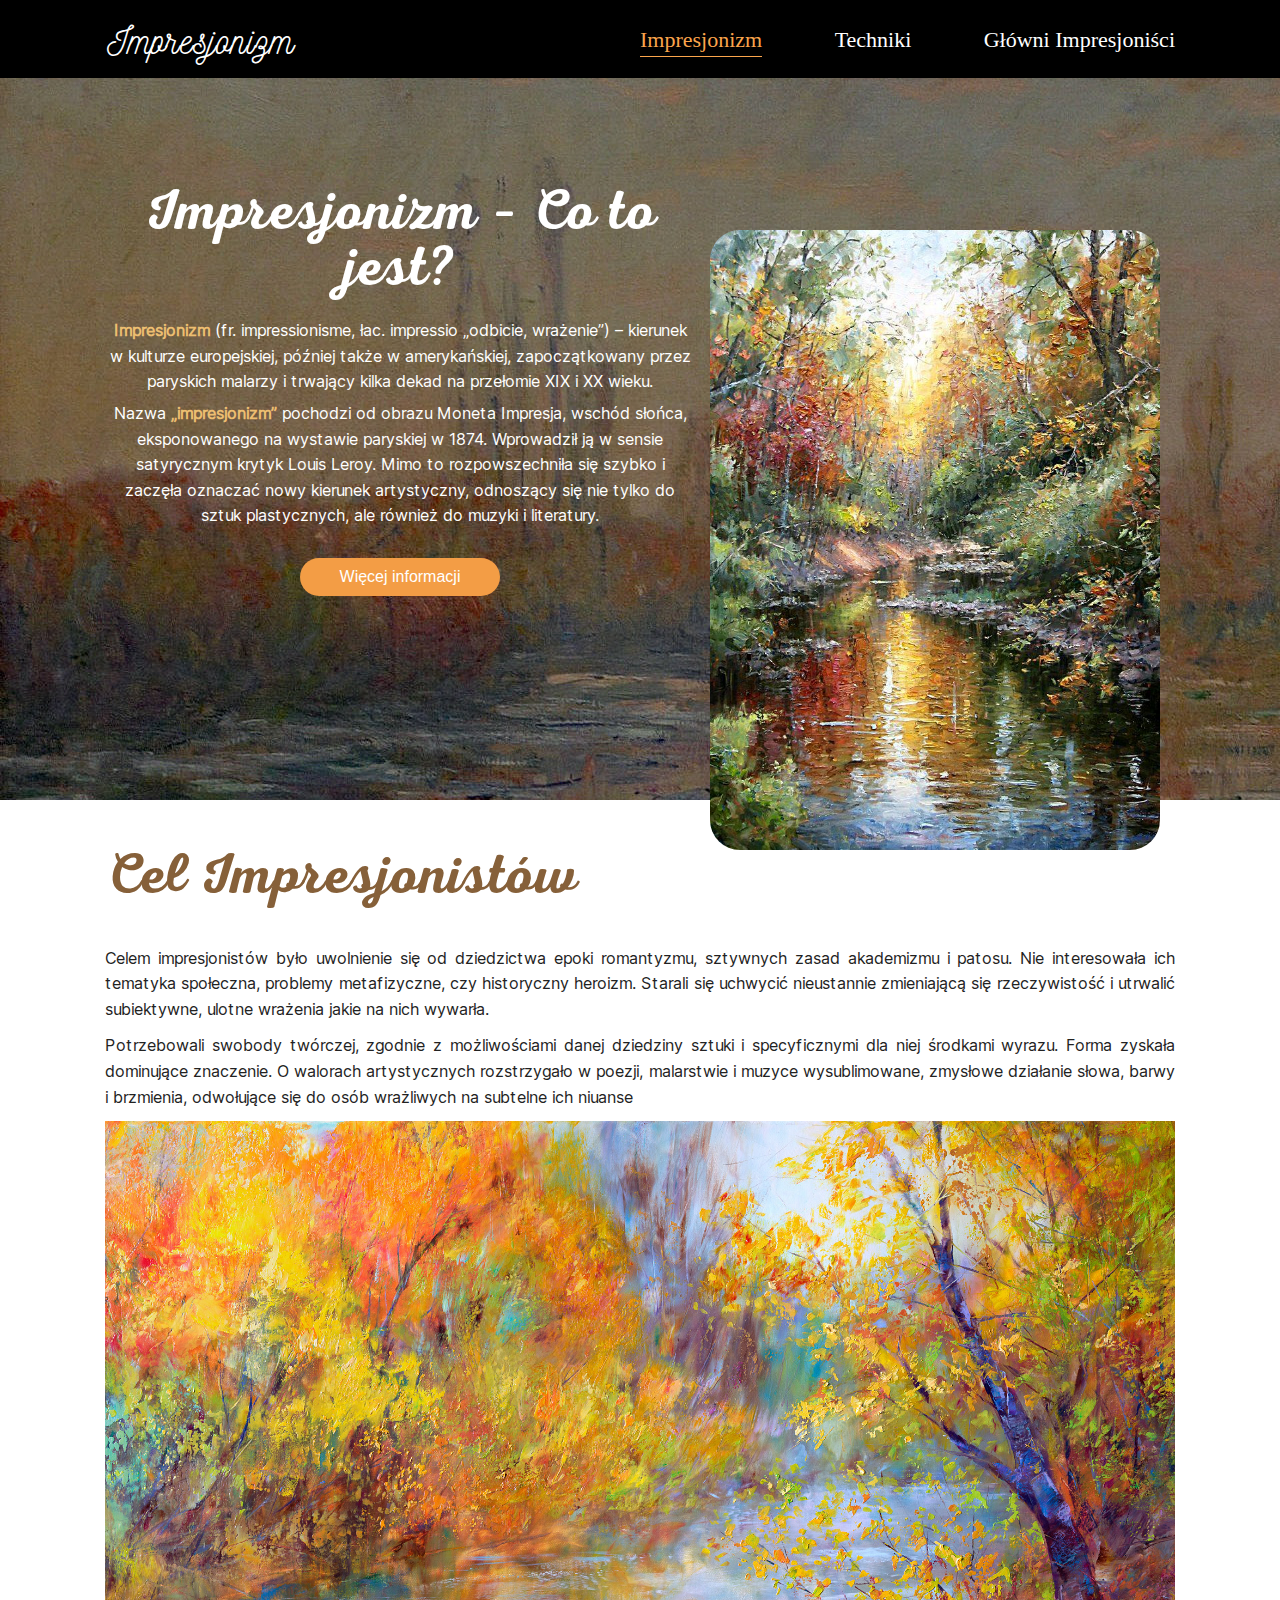
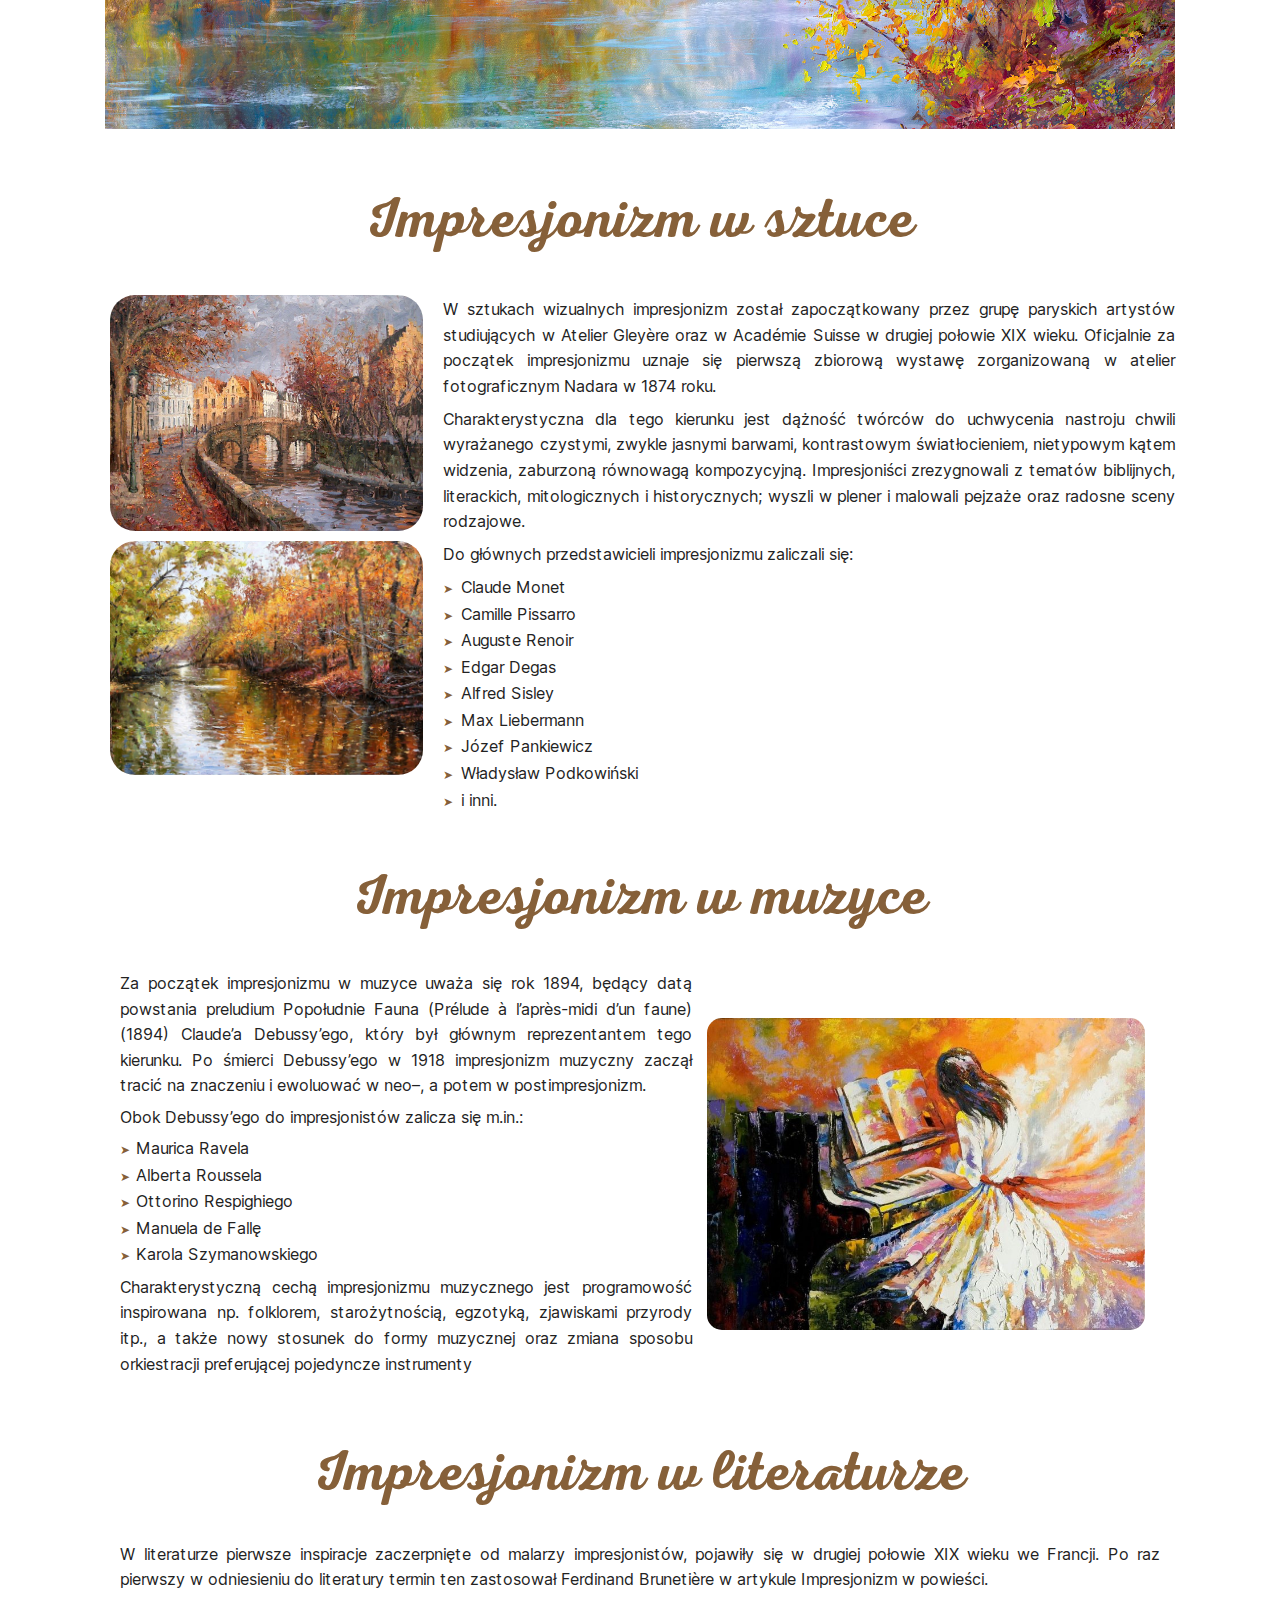
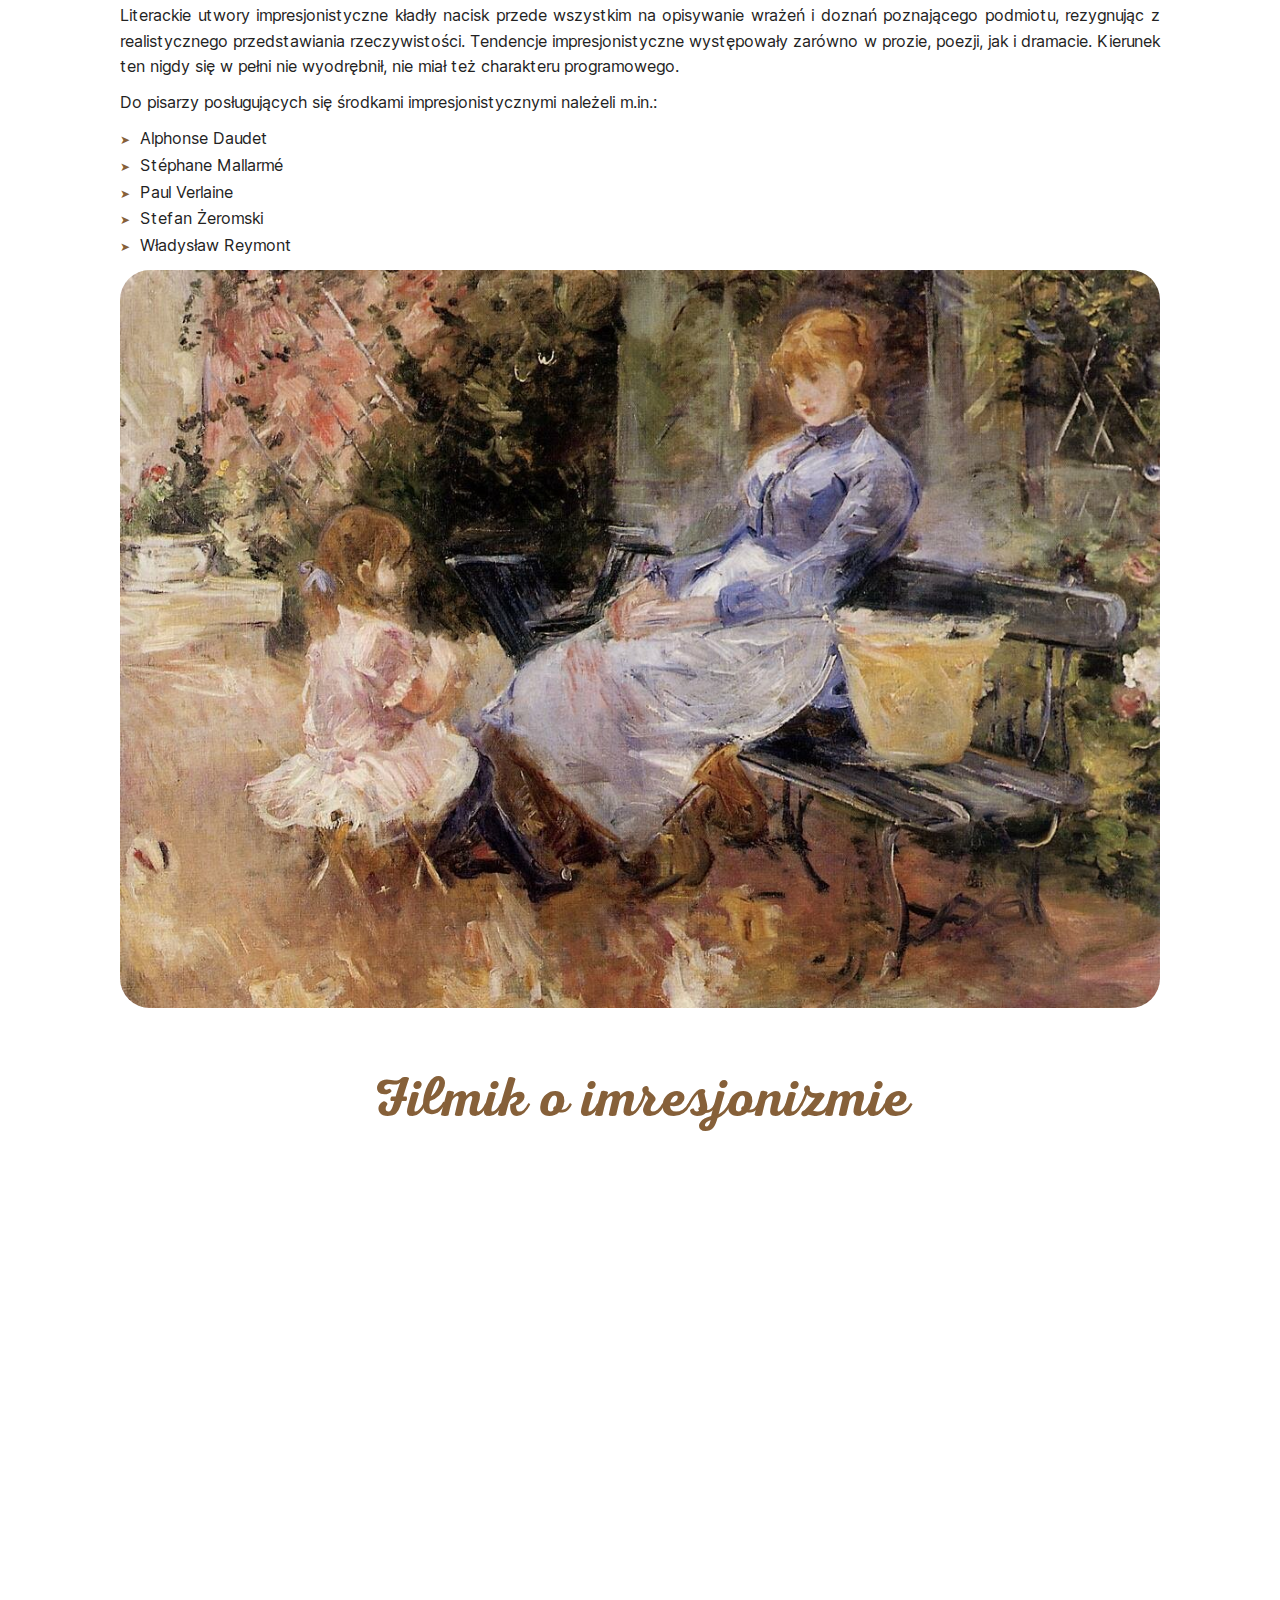
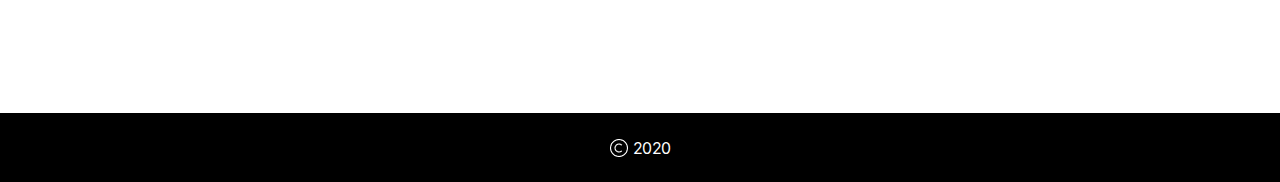
<file: index.html>
<!DOCTYPE html>
<html lang="ru">
<head>
  <meta charset="UTF-8">
  <meta name="viewport" content="width=device-width, initial-scale=1.0">
  <title>Impresjonizm</title>
  <link rel="stylesheet" href="css/reset.css"><!--Сброс стилей браузера-->
  <link rel="stylesheet" href="css/style.css">
  <link rel="shortcut icon" href="img/icon.ico" type="image/png">
</head>
<body>
  <!--Шапка сайта-->
  <header>
    <div class="header">
      <div class="logo">
        <a href="index.html">Impresjonizm</a>
      </div>
      <div class="menu-button"><img src="img/menu.svg" alt="menu"></div>
      <div class="menu">
        <nav>
          <ul class="mainMenu">
            <li><a href="index.html" class="current">Impresjonizm</a>
              <ul class="submenu">
                <li><a href="#art">Impresjonizm w sztuce</a></li>
                <li><a href="#music">Impresjonizm w muzyce</a></li>
                <li><a href="#literature">Impresjonizm w literaturze</a></li>
              </ul>
            </li>
            <li><a href="page/technics.html">Techniki</a></li>
            <li><a href="page/impressionists.html">Główni Impresjoniści</a></li>
          </ul>
        </nav>
      </div>
    </div>
  </header>
  <!--Контент-->
  <main >
    <!--Главный экран-->
    <div class="main_screen">
      <div class="container">
        <div class="main_decription">
          <div class="main_descriptionText">
            <h1>Impresjonizm – Co to jest? </h1>
            <p><b>Impresjonizm</b> (fr. impressionisme, łac. impressio „odbicie, wrażenie”) – kierunek w kulturze europejskiej, później także w amerykańskiej, zapoczątkowany przez paryskich malarzy i trwający kilka dekad na przełomie XIX i XX wieku. </p>
            <p>Nazwa <b>„impresjonizm”</b> pochodzi od obrazu Moneta Impresja, wschód słońca, eksponowanego na wystawie paryskiej w 1874. Wprowadził ją w sensie satyrycznym krytyk Louis Leroy. Mimo to rozpowszechniła się szybko i zaczęła oznaczać nowy kierunek artystyczny, odnoszący się nie tylko do sztuk plastycznych, ale również do muzyki i literatury.</p>
            <button><a href="#destination">Więcej informacji</a></button>
          </div>
          <div class="main_descriptionImg">
            <img src="img/mainImage.jpg" alt="mainImage">
          </div>
        </div>
      </div>
    </div>
    <!--Cel Impresjonistów -->
    <div class="destination container" id="destination">
      <h1>Cel Impresjonistów </h1>
      <p>Celem impresjonistów było uwolnienie się od dziedzictwa epoki romantyzmu, sztywnych zasad akademizmu i patosu. Nie interesowała ich tematyka społeczna, problemy metafizyczne, czy historyczny heroizm. Starali się uchwycić nieustannie zmieniającą się rzeczywistość i utrwalić subiektywne, ulotne wrażenia jakie na nich wywarła.</p>
      <p>Potrzebowali swobody twórczej, zgodnie z możliwościami danej dziedziny sztuki i specyficznymi dla niej środkami wyrazu. Forma zyskała dominujące znaczenie. O walorach artystycznych rozstrzygało w poezji, malarstwie i muzyce wysublimowane, zmysłowe działanie słowa, barwy i brzmienia, odwołujące się do osób wrażliwych na subtelne ich niuanse</p>
      <img src="img/image4.jpg" alt="image4">
    </div>
    <!--Impresjonizm w sztuce-->
    <div class="art container" id="art">
      <h1>Impresjonizm w sztuce </h1>
      <div class="art_description">
        <div class="art_descriptionImg">
          <a href="img/image2.jpg" target="_blank"><img src="img/image2.jpg" alt="image2" title="Pokaż zdjęcie"></a>
          <a href="img/image3.jpeg" target="_blank"><img src="img/image3.jpeg" alt="image3" title="Pokaż zdjęcie"></a>
        </div>
        <div class="art_descriptionText">
          <p>W sztukach wizualnych impresjonizm został zapoczątkowany przez grupę paryskich artystów studiujących w Atelier Gleyère oraz w Académie Suisse w drugiej połowie XIX wieku. Oficjalnie za początek impresjonizmu uznaje się pierwszą zbiorową wystawę zorganizowaną w atelier fotograficznym Nadara w 1874 roku.</p>
          <p>Charakterystyczna dla tego kierunku jest dążność twórców do uchwycenia nastroju chwili wyrażanego czystymi, zwykle jasnymi barwami, kontrastowym światłocieniem, nietypowym kątem widzenia, zaburzoną równowagą kompozycyjną. Impresjoniści zrezygnowali z tematów biblijnych, literackich, mitologicznych i historycznych; wyszli w plener i malowali pejzaże oraz radosne sceny rodzajowe.</p>
          <p>Do głównych przedstawicieli impresjonizmu zaliczali się:</p>
            <ul class="art_descriptionList">
              <li>Claude Monet</li>
              <li>Camille Pissarro</li>
              <li>Auguste Renoir</li>
              <li>Edgar Degas</li>
              <li>Alfred Sisley</li>
              <li>Max Liebermann</li>
              <li>Józef Pankiewicz</li>
              <li>Władysław Podkowiński</li>
              <li>i inni.</li>
            </ul>
        </div>
      </div>
      <!--Impresjonizm w muzyce -->
      <div class="music container" id="music">
        <h1>Impresjonizm w muzyce </h1>
        <div class="music_description">
          <div class="music_descriptionText">
            <p>Za początek impresjonizmu w muzyce uważa się rok 1894, będący datą powstania preludium Popołudnie Fauna (Prélude à l’après-midi d’un faune) (1894) Claude’a Debussy’ego, który był głównym reprezentantem tego kierunku. Po śmierci Debussy’ego w 1918 impresjonizm muzyczny zaczął tracić na znaczeniu i ewoluować w neo–, a potem w postimpresjonizm.</p>
            <p>Obok Debussy’ego do impresjonistów zalicza się m.in.:
              <ul class="music_descriptionList">
                <li>Maurica Ravela</li>
                <li>Alberta Roussela</li>
                <li>Ottorino Respighiego</li>
                <li>Manuela de Fallę</li>
                <li>Karola Szymanowskiego</li>
              </ul>
            <p>Charakterystyczną cechą impresjonizmu muzycznego jest programowość inspirowana np. folklorem, starożytnością, egzotyką, zjawiskami przyrody itp., a także nowy stosunek do formy muzycznej oraz zmiana sposobu orkiestracji preferującej pojedyncze instrumenty</p>
          </div>
          <div class="music_descriptionImg">
            <img src="img/image8.jpg" alt="image8">
          </div>
        </div>
    </div>
    <!--Impresjonizm w literaturze -->
    <div class="literature container" id="literature">
      <h1>Impresjonizm w literaturze  </h1>
      <p>W literaturze pierwsze inspiracje zaczerpnięte od malarzy impresjonistów, pojawiły się w drugiej połowie XIX wieku we Francji. Po raz pierwszy w odniesieniu do literatury termin ten zastosował Ferdinand Brunetière w artykule Impresjonizm w powieści.</p>
      <p>Literackie utwory impresjonistyczne kładły nacisk przede wszystkim na opisywanie wrażeń i doznań poznającego podmiotu, rezygnując z realistycznego przedstawiania rzeczywistości. Tendencje impresjonistyczne występowały zarówno w prozie, poezji, jak i dramacie. Kierunek ten nigdy się w pełni nie wyodrębnił, nie miał też charakteru programowego.</p>
      <p>Do pisarzy posługujących się środkami impresjonistycznymi należeli m.in.:</p>
      <ul class="literature_descriptionList">
        <li>Alphonse Daudet</li>
        <li>Stéphane Mallarmé</li>
        <li>Paul Verlaine</li>
        <li>Stefan Żeromski</li>
        <li>Władysław Reymont</li>
      </ul>
      <img src="img/image9.jpg" alt="image9">
    </div>
     <!--Filmik o imresjonizmie -->
     <div class="video container">
      <h1>Filmik o imresjonizmie</h1>
      <iframe src="https://www.youtube.com/embed/_tw51Eh9vcw" frameborder="0" allow="accelerometer; autoplay; clipboard-write; encrypted-media; gyroscope; picture-in-picture" allowfullscreen></iframe>
    </div>

  </main>

  <footer>
    <div class="footer-block">
      <div class="footer-block__copyright">
        <img src="img/copyright.png" alt="copyright" class="copyright">
        <span>2020</span>
      </div>
    </div>
    <script src="http://ajax.googleapis.com/ajax/libs/jquery/1.11.3/jquery.min.js"></script>
    <script src="js/main.js"></script>
  </footer>
</body>
</html>
</file>
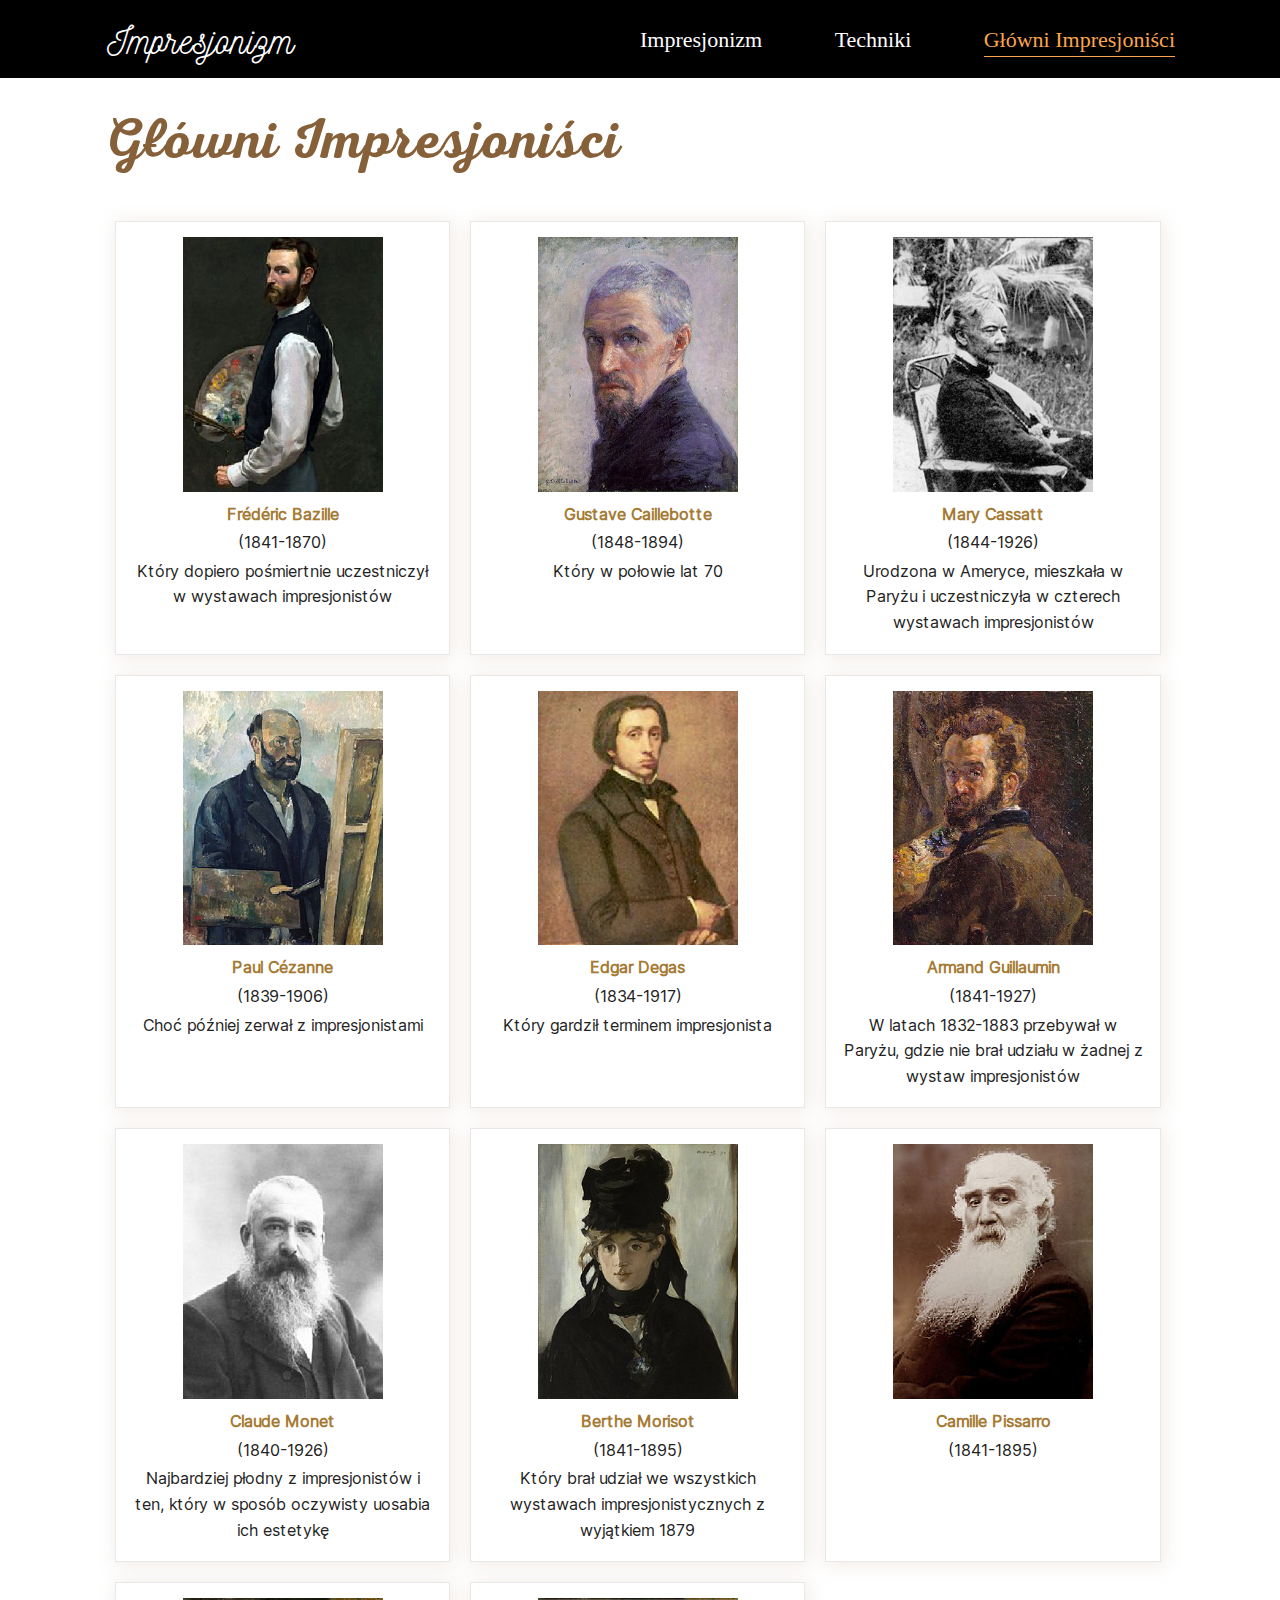
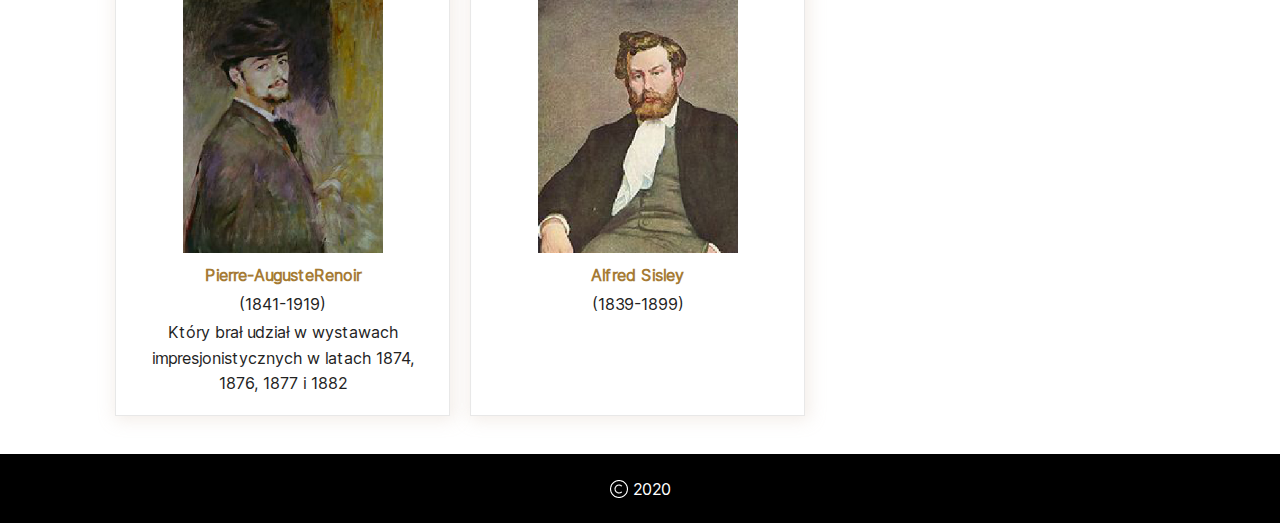
<file: page/impressionists.html>
<!DOCTYPE html>
<html lang="ru">
<head>
  <meta charset="UTF-8">
  <meta name="viewport" content="width=device-width, initial-scale=1.0">
  <title>Impresjonizm</title>
  <link rel="stylesheet" href="../css/reset.css"><!--Сброс стилей браузера-->
  <link rel="stylesheet" href="../css/style.css">
  <link rel="shortcut icon" href="../img/icon.ico" type="image/png">
</head>
<body id="impressionists">
  <!--Шапка сайта-->
  <header>
    <div class="header">
      <div class="logo">
        <a href="../index.html">Impresjonizm</a>
      </div>
      <div class="menu-button"><img src="../img/menu.svg" alt="menu"></div>
      <div class="menu">
        <nav>
          <ul class="mainMenu">
            <li><a href="../index.html">Impresjonizm</a>
              <ul class="submenu">
                <li><a href="../index.html#art">Impresjonizm w sztuce</a></li>
                <li><a href="../index.html#music">Impresjonizm w muzyce</a></li>
                <li><a href="../index.html#literature">Impresjonizm w literaturze</a></li>
              </ul>
            </li>
            <li><a href="technics.html">Techniki</a></li>
            <li><a href="impressionists.html" class="current">Główni Impresjoniści</a></li>
          </ul>
        </nav>
      </div>
    </div>
  </header>
  <!--Контент-->
  <main >
    <!--Główni Impresjoniści -->
    <div class="impressionists container">
      <h1>Główni Impresjoniści</h1>
      <div class="impressionistsBlock">
        <!-- -->
        <div class="impressionists_item">
          <div class="impressionists_itemImg">
            <img src="../img/impressionists/Frédéric_Bazille.jpg" alt="Frédéric_Bazille">
          </div>
          <div class="impressionists_itemDesc">
            <p><b>Frédéric Bazille</b></p>
            <p>(1841-1870)</p>
            <p>Który dopiero pośmiertnie uczestniczył w wystawach impresjonistów</p>
          </div>
        </div>
        <!-- -->
        <div class="impressionists_item">
          <div class="impressionists_itemImg">
            <img src="../img/impressionists/2.jpg" alt="GustaveCaillebotte">
          </div>
          <div class="impressionists_itemDesc">
            <p><b>Gustave Caillebotte</b></p>
            <p>(1848-1894)</p>
            <p>Który w połowie lat 70</p>
          </div>
        </div>
        <!-- -->
        <div class="impressionists_item">
          <div class="impressionists_itemImg">
            <img src="../img/impressionists/3.jpg" alt="MaryCassatt">
          </div>
          <div class="impressionists_itemDesc">
            <p><b>Mary Cassatt</b></p>
            <p>(1844-1926)</p>
            <p>Urodzona w Ameryce, mieszkała w Paryżu i uczestniczyła w czterech wystawach impresjonistów</p>
          </div>
        </div>
        <!-- -->
        <div class="impressionists_item">
          <div class="impressionists_itemImg">
            <img src="../img/impressionists/4.jpg" alt="PaulCézanne">
          </div>
          <div class="impressionists_itemDesc">
            <p><b>Paul Cézanne</b></p>
            <p>(1839-1906)</p>
            <p>Choć później zerwał z impresjonistami</p>
          </div>
        </div>
        <!-- -->
        <div class="impressionists_item">
          <div class="impressionists_itemImg">
            <img src="../img/impressionists/5.jpg" alt="EdgarDegas">
          </div>
          <div class="impressionists_itemDesc">
            <p><b>Edgar Degas</b></p>
            <p>(1834-1917)</p>
            <p>Który gardził terminem impresjonista</p>
          </div>
        </div>
        <!-- -->
        <div class="impressionists_item">
          <div class="impressionists_itemImg">
            <img src="../img/impressionists/6.jpg" alt="ArmandGuillaumin">
          </div>
          <div class="impressionists_itemDesc">
            <p><b>Armand Guillaumin</b></p>
            <p>(1841-1927)</p>
            <p>W latach 1832-1883 przebywał w Paryżu, gdzie nie brał udziału w żadnej z wystaw impresjonistów</p>
          </div>
        </div>
        <!-- -->
        <div class="impressionists_item">
          <div class="impressionists_itemImg">
            <img src="../img/impressionists/7.jpg" alt="ClaudeMonet ">
          </div>
          <div class="impressionists_itemDesc">
            <p><b>Claude Monet</b></p>
            <p>(1840-1926)</p>
            <p>Najbardziej płodny z impresjonistów i ten, który w sposób oczywisty uosabia ich estetykę</p>
          </div>
        </div>
        <!-- -->
        <div class="impressionists_item">
          <div class="impressionists_itemImg">
            <img src="../img/impressionists/8.jpg" alt="BertheMorisot  ">
          </div>
          <div class="impressionists_itemDesc">
            <p><b>Berthe Morisot</b></p>
            <p>(1841-1895)</p>
            <p>Który brał udział we wszystkich wystawach impresjonistycznych z wyjątkiem 1879</p>
          </div>
        </div>
        <!-- -->
        <div class="impressionists_item">
          <div class="impressionists_itemImg">
            <img src="../img/impressionists/9.jpg" alt="CamillePissarro">
          </div>
          <div class="impressionists_itemDesc">
            <p><b>Camille Pissarro</b></p>
            <p>(1841-1895)</p>
            <p></p>
          </div>
        </div>
        <!-- -->
        <div class="impressionists_item">
          <div class="impressionists_itemImg">
            <img src="../img/impressionists/10.jpg" alt="Pierre-AugusteRenoir">
          </div>
          <div class="impressionists_itemDesc">
            <p><b>Pierre-AugusteRenoir</b></p>
            <p>(1841-1919)</p>
            <p>Który brał udział w wystawach impresjonistycznych w latach 1874, 1876, 1877 i 1882</p>
          </div>
        </div>
          <!-- -->
          <div class="impressionists_item">
            <div class="impressionists_itemImg">
              <img src="../img/impressionists/11.jpg" alt="AlfredSisley">
            </div>
            <div class="impressionists_itemDesc">
              <p><b>Alfred Sisley</b></p>
              <p>(1839-1899)</p>
              <p></p>
            </div>
          </div>
      </div>
    </div>      
  </main>

  <footer>
    <div class="footer-block">
      <div class="footer-block__copyright">
        <img src="../img/copyright.png" alt="copyright" class="copyright">
        <span>2020</span>
      </div>
    </div>
    <script src="http://ajax.googleapis.com/ajax/libs/jquery/1.11.3/jquery.min.js"></script>
    <script src="../js/main.js"></script>
  </footer>
</body>
</html>
</file>
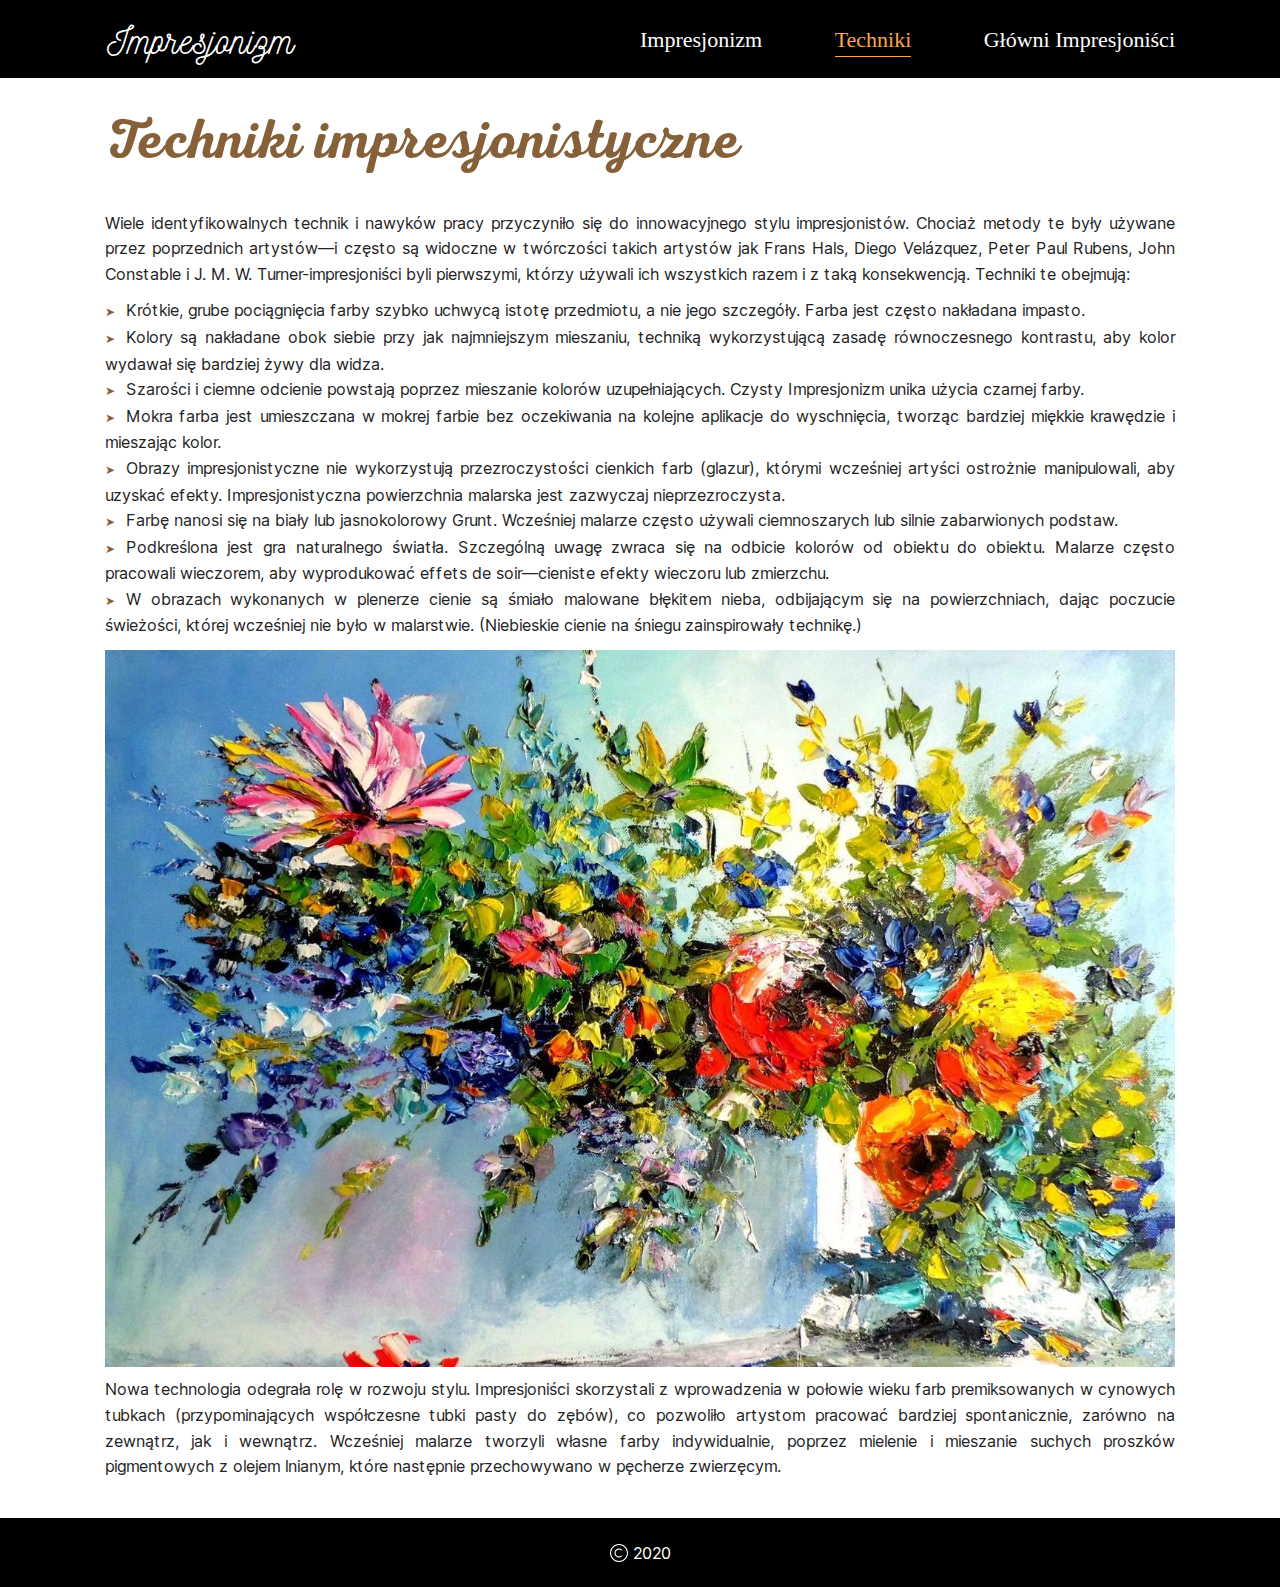
<file: page/technics.html>
<!DOCTYPE html>
<html lang="ru">
<head>
  <meta charset="UTF-8">
  <meta name="viewport" content="width=device-width, initial-scale=1.0">
  <title>Impresjonizm</title>
  <link rel="stylesheet" href="../css/reset.css"><!--Сброс стилей браузера-->
  <link rel="stylesheet" href="../css/style.css">
  <link rel="shortcut icon" href="../img/icon.ico" type="image/png">
</head>
<body id="technics">
  <!--Шапка сайта-->
  <header>
    <div class="header">
      <div class="logo">
        <a href="../index.html">Impresjonizm</a>
      </div>
      <div class="menu-button"><img src="../img/menu.svg" alt="menu"></div>
      <div class="menu">
        <nav>
          <ul class="mainMenu">
            <li><a href="../index.html">Impresjonizm</a>
              <ul class="submenu">
                <li><a href="../index.html#art">Impresjonizm w sztuce</a></li>
                <li><a href="../index.html#music">Impresjonizm w muzyce</a></li>
                <li><a href="../index.html#literature">Impresjonizm w literaturze</a></li>
              </ul>
            </li>
            <li><a href="technics.html" class="current">Techniki</a></li>
            <li><a href="impressionists.html">Główni Impresjoniści</a></li>
          </ul>
        </nav>
      </div>
    </div>
  </header>
  <!--Контент-->
  <main >
    <!--Techniki impresjonistyczne -->
    <div class="technics container">
      <h1>Techniki impresjonistyczne</h1>
      <p>Wiele identyfikowalnych technik i nawyków pracy przyczyniło się do innowacyjnego stylu impresjonistów. Chociaż metody te były używane przez poprzednich artystów—i często są widoczne w twórczości takich artystów jak Frans Hals, Diego Velázquez, Peter Paul Rubens, John Constable i J. M. W. Turner-impresjoniści byli pierwszymi, którzy używali ich wszystkich razem i z taką konsekwencją. Techniki te obejmują:</p>
      <ul class="technics_descriptionList">
        <li>Krótkie, grube pociągnięcia farby szybko uchwycą istotę przedmiotu, a nie jego szczegóły. Farba jest często nakładana impasto.</li>
        <li>Kolory są nakładane obok siebie przy jak najmniejszym mieszaniu, techniką wykorzystującą zasadę równoczesnego kontrastu, aby kolor wydawał się bardziej żywy dla widza.</li>
        <li>Szarości i ciemne odcienie powstają poprzez mieszanie kolorów uzupełniających. Czysty Impresjonizm unika użycia czarnej farby.</li>
        <li>Mokra farba jest umieszczana w mokrej farbie bez oczekiwania na kolejne aplikacje do wyschnięcia, tworząc bardziej miękkie krawędzie i mieszając kolor.</li>
        <li>Obrazy impresjonistyczne nie wykorzystują przezroczystości cienkich farb (glazur), którymi wcześniej artyści ostrożnie manipulowali, aby uzyskać efekty. Impresjonistyczna powierzchnia malarska jest zazwyczaj nieprzezroczysta.</li>
        <li>Farbę nanosi się na biały lub jasnokolorowy Grunt. Wcześniej malarze często używali ciemnoszarych lub silnie zabarwionych podstaw.</li>
        <li>Podkreślona jest gra naturalnego światła. Szczególną uwagę zwraca się na odbicie kolorów od obiektu do obiektu. Malarze często pracowali wieczorem, aby wyprodukować effets de soir—cieniste efekty wieczoru lub zmierzchu.</li>
        <li>W obrazach wykonanych w plenerze cienie są śmiało malowane błękitem nieba, odbijającym się na powierzchniach, dając poczucie świeżości, której wcześniej nie było w malarstwie. (Niebieskie cienie na śniegu zainspirowały technikę.)</li>
      </ul>
      
      <img src="../img/technics/image2.jpg" alt="image4">
      <p>Nowa technologia odegrała rolę w rozwoju stylu. Impresjoniści skorzystali z wprowadzenia w połowie wieku farb premiksowanych w cynowych tubkach (przypominających współczesne tubki pasty do zębów), co pozwoliło artystom pracować bardziej spontanicznie, zarówno na zewnątrz, jak i wewnątrz. Wcześniej malarze tworzyli własne farby indywidualnie, poprzez mielenie i mieszanie suchych proszków pigmentowych z olejem lnianym, które następnie przechowywano w pęcherze zwierzęcym.</p>
    </div>      
  </main>

  <footer>
    <div class="footer-block">
      <div class="footer-block__copyright">
        <img src="../img/copyright.png" alt="copyright" class="copyright">
        <span>2020</span>
      </div>
    </div>
    <script src="http://ajax.googleapis.com/ajax/libs/jquery/1.11.3/jquery.min.js"></script>
    <script src="../js/main.js"></script>
  </footer>
</body>
</html>
</file>
<file: css/style.css>
*, *:before, *:after{
  box-sizing: border-box;
}
a:active, a:focus, li:active, li:focus{outline: -webkit-focus-ring-color auto 0px;}
/*установка шрифтов*/
@font-face {
  font-family: 'Inter';
  src: url('../fonts/Inter-Regular.woff') format('woff');
  font-style: normal;
}
@font-face {
  font-family: 'Nicka';
  src: url('../fonts/nickainley-normal.woff') format('woff');
  font-style: normal;
}
@font-face {
  font-family: 'Nixa';
  src: url('../fonts/nexa-script-semi-bold.woff') format('woff');
  font-style: normal;
}

body {
  position: relative;
  height: 100%;
}
b{
  font-weight: bolder;
  color: #edbe71;
}
h1{
  font-size: 56px;
  font-family: 'Nixa';
  margin-bottom: 4%;
  margin-top: 3%;
}
p{
  font-family: "Inter";
  line-height: 160%;
  margin-top: 1%;
  margin-bottom: 1%;
  cursor: default;
}
a{
  color:#fff;
  text-decoration: none;
}
a:hover{
  color:#fba54c;
}
/*шапка сайта*/
header{
  background-color: #000;
  width: 100%;
  position: fixed;
  z-index: 9999;
}
.header{
  max-width: 1100px;
  margin:0 auto;
  padding: 10px 15px;
}
.header, .logo{
  display: flex;
  align-items:center;
  justify-content: space-between;
  font-display: 'Inter';
}
.logo{
  padding: 10px 0px;
}
.logo a{
  font-family: 'Nicka';
  font-size: 38px;
  color: #fff;
  padding-left: 1%;
  cursor: pointer;
  text-decoration: none;
}
.logo a:hover{
  color:#fba54c;
}

/*меню сайта*/
.menu{
  width:60%;
  max-width: 273px;
  position: absolute;
  right: 0;
  top: 70px;
}
.menu img{
  display: block;
}
.menu .mainMenu{
  margin-top: 8px;
  justify-content: space-between;
  position: absolute;
  flex-direction: column;
  background: #000;
  padding:15px;
  display: none;
}
.mainMenu li{
  font-size: 22px;
  color: #fff;
  border-bottom: 1px solid #000;
  padding-bottom: 1%;
  position: relative;
  margin-bottom: 15px;
}
.mainMenu li:hover{
  border-bottom: 1px solid #000;
  color:#fba54c;
  cursor: pointer;
}
.mainMenu .current{
  color:#fba54c;
  cursor: pointer;}
  
.mainMenu li:first-child{
  color:#fba54c;
  border-bottom: 1px solid #fba54c;
}
.mainMenu li:hover{
  border-bottom: 1px solid #fba54c;
}
.submenu li:first-child{
  border-bottom: 1px solid #000;
}
.submenu {
  position: relative;
  top: 100%;
  background: #000000ab;
  visibility: visible;
}

nav > .mainMenu > li > .submenu{
  transition-property: opacity, visibility;
  -webkit-transition: all 0.5s ease, max-height 0.5s linear;
  -moz-transition: all 0.5s ease, max-height 0.5s linear;
  transition: all 0.5s ease, max-height 0.5s linear;
}

nav > .mainMenu > li:hover > .submenu {
  max-height: 600px; 
  opacity: 1;
}
nav > .mainMenu > li > .submenu {
  max-height: 190px;
  opacity: 1;
  width: 270px;
}
.submenu li{
  padding:15px;
  border-bottom: 1px solid #000;
}
.submenu li:hover{
  border-bottom: 1px solid #000;
}
.submenu li:hover:first-child{
  border-bottom: 1px solid #000;
}
.menu-button{
  display: block;
}
.mainMenu_desctop{
  display: flex;
  flex-direction: row;
}
#technics .mainMenu li:first-child, #impressionists .mainMenu li:first-child{
  color:#fff;
  border-bottom: 1px solid #fba54c;
}
#technics .submenu li:first-child, #impressionists .submenu li:first-child{
  color:#fff;
  border-bottom: 1px solid #000;
}
#technics .mainMenu li:nth-child(2){
  color:#fba54c;
  border-bottom: 1px solid #000;
}
#impressionists .mainMenu li:nth-child(3){
  color:#fba54c;
  border-bottom: 1px solid #000;
}
/*медиа-запросы для адаптирования под различные устройства меню*/
@media screen and (min-width:880px){ /*width >= 880*/
  .menu{
    width:50%;
    max-width:100%;
    position: relative;
    right: inherit;
    top: inherit;
  }
  .menu .mainMenu{
    flex-direction: row;
    position: relative;
    padding:0;
    display: flex;
  }
  .mainMenu li{
    margin-bottom: 0;
  }
  .menu img{
    display: none;
  }
  .submenu {
    position: absolute;
    top:50px;
  }
  nav > .mainMenu > li > .submenu {
    max-height: 30px;
    opacity: 0; 
    width: 290px;
  }
  .submenu li:hover{
    border-bottom: 1px solid #fba54c;
  }
  .mainMenu li:hover{
    border-bottom: 1px solid #fba54c;
  }
  .menu-button{
    display: none;
  }
  .submenu li:hover:first-child{
    border-bottom: 1px solid #fba54c;
  }
  #technics .mainMenu li:first-child, #impressionists .mainMenu li:first-child{
    color:#fff;
    border-bottom: 1px solid #000;
  }
  #technics .mainMenu li:nth-child(2){
    color:#fba54c;
    border-bottom: 1px solid #fba54c;
  }
  #technics .submenu li:nth-child(2){
    color:#fba54c;
    border-bottom: 1px solid #000;
  }
  #impressionists .mainMenu li:nth-child(3){
    color:#fba54c;
    border-bottom: 1px solid #fba54c;
  }
  #impressionists .submenu li:nth-child(3){
    color:#fba54c;
    border-bottom: 1px solid #000;
  }
}

main{
  margin-bottom: 1%;
}

/*главный экран сайта*/
.main_screen{
  color:#fff;
  background: url("../img/background.jpg"); /*загрузка изображения*/
  width:100%;
  height:800px;
}
.container{
  max-width: 1100px;
  margin: 0 auto;
  box-sizing: border-box;
  padding:15px;
}
.main_decription{
  display: flex;
  justify-content: space-between;
  cursor: default;
  padding-top:200px;  
  width: 100%;  
  text-align: center;
  flex-direction: column;
}
.main_descriptionText{
  max-width: 100%;
  margin-top: 0px;
}
.main_descriptionText button{
  border-radius:30px;
  border:none;
  padding: 10px 40px;
  margin-top:4%;
  color: #fff;
  background: #f39d45;
  animation: radial-pulse 0.8s infinite;
}
@keyframes radial-pulse { /*анимация для кнопки*/
  0% {box-shadow: 0 0 0 0px rgba(207, 149, 24, 0.664);}
  100% {box-shadow: 0 0 0 10px rgba(180, 142, 15, 0);}
}
.main_descriptionImg {
  display:none;
  max-width: 44%;
  margin-top: 96px;
  margin-left: 15px;
}
.main_descriptionImg img{
  width:450px;
  border-radius:30px;
}

/*медиа-запросы для адаптирования под различные устройства главного экрана сайта*/

@media screen and (min-width:880px){ /*width >= 880*/
  .main_decription{
    flex-direction: row;
  }
  .main_descriptionText{
    max-width: 58%;
    margin-top: -50px;
  }
  .main_descriptionImg {
    display:block;
    max-width: 44%;
    margin-top: 96px;
    margin:15px;
  }
}
@media (min-width: 880px) and (max-width: 1024px) { /*width от 880 до 1024*/
  .main_descriptionImg img{
    width:390px;
    margin-top:60px;
  }
}
/*Cel Impresjonistów*/
.destination h1{
  color: #866039;
  text-align: center;
}
.destination p{
  text-align: justify;
}
.destination img{
  width:100%;
  max-width:1100px;
}

/*медиа-запросы для адаптирования под различные устройства Cel Impresjonistów*/
@media screen and (min-width:880px){
  .destination h1{
    text-align: left;
  }
}

/*Impresjonizm w sztuce, Impresjonizm w muzyce, Impresjonizm w literaturze*/
.art h1, .music h1{
  color: #866039;
  text-align: center;
}
.art_description, .music_description{
  display: flex;
  justify-content: space-between;
  flex-direction: column;
}
.music_description{
  align-items:center;
  width:100%;
}
.art_descriptionImg img{
  width:100%;
  max-width:650px;
  border-radius:30px;
  padding:5px;
  cursor: pointer;
}
.art_descriptionImg{
  order:2;
  text-align: center;
}
.art_descriptionImg img:hover{
  box-shadow: 2px 2px 16px 2px rgba(209, 116, 29, 0.25);
}
.art_descriptionText{
  padding-left:15px;
}
.music_descriptionText{
  width:100%;
}
.art_descriptionText p, .music_descriptionText p{
  text-align: justify;
}
.art_descriptionList, .music_descriptionList, .literature_descriptionList{
  font-family: "Inter";
  line-height: 160%;
  margin-top: 1%;
  margin-bottom: 1%;
}
.art_descriptionList li, .music_descriptionList li, .literature_descriptionList li{
  list-style-type: none;
}
.art_descriptionList li:before, .music_descriptionList li::before, .literature_descriptionList li::before{
  content: '\27A4';
  margin-right: 1%;
  font-size: 12px;
  color: #866039;
}
.music_descriptionImg{
  width:100%;
}
.music_descriptionImg img{
  border-radius:30px;
  padding:15px;
  width:100%;
  text-align: center;
  margin: 0 auto;
  display: block;
}
.literature h1{
  color: #866039;
}
.literature p{
  text-align: justify;
}
.literature img{
  width:100%;
  max-width:1100px;
  border-radius: 30px;
}
.video iframe{
  width:100%;
  height: 500px;
}
/*подвал сайта*/
.footer-block{
  background: #000;
  padding:25px;
  color:#fff;
  font-family: "Inter";
  text-align: center;
  align-items:center;
}
.footer-block span{
  vertical-align: middle;
}

/*медиа-запросы для адаптирования под различные устройства видов импрессионизма*/
@media screen and (min-width:880px){
  .art_description, .music_description {
    flex-direction: row;
  }
  .art_descriptionImg{
    order:0;
  }
  .music_descriptionText{
    width:55%;
  }
  .music_descriptionImg{
    width:45%;
  }
}

/*Techniki impresjonistyczne, Główni Impresjoniści*/
.technics, .impressionists{
  text-align: justify;
  padding-top: 80px;
}
.technics h1, .impressionists h1{
  color: #866039;
}
.technics_descriptionList{
  font-family: "Inter";
  line-height: 160%;
  margin-top: 1%;
  margin-bottom: 1%;
}
.technics_descriptionList li{
  list-style-type: none;
}
.technics_descriptionList li:before{
  content: '\27A4';
  margin-right: 1%;
  font-size: 12px;
  color: #866039;
}
.technics img{
  width:100%;
  max-width:1100px;
}

.impressionistsBlock{
  display: flex;
  flex-wrap: wrap;
}
#impressionists b{
  color:#a57a33;
}
.impressionists_item{
  display: flex;
  width: 100%;
  border:1px solid #e8e8e8;
  box-shadow: 2px 2px 16px 2px rgba(206, 183, 162, 0.25);
  padding:15px;
  margin:10px;
}
.impressionists_item:hover{
  box-shadow: 2px 2px 16px 2px rgba(209, 116, 29, 0.25);
}
.impressionists_itemImg{
  width:35%;
}
.impressionists_itemDesc{
  width:64%;
  margin-left: 15px;
}
.impressionists_itemImg img{
  width: 100%;
  max-width: 200px;
}
/*медиа-запросы для адаптирования под различные устройства Główni Impresjoniści*/
@media screen and (min-width: 992px) {
  .impressionists_item {
    display: block;
    width: 31.33%;
  }
  .impressionists_itemImg{
    width:100%;
  }
  .impressionists_itemImg img{
    display:block;
    margin: 0 auto;
  }
  .impressionists_itemDesc{
    width:100%;
    text-align: center;
    margin-top: 10px;
    margin-left: 0;
  }

}
</file>
